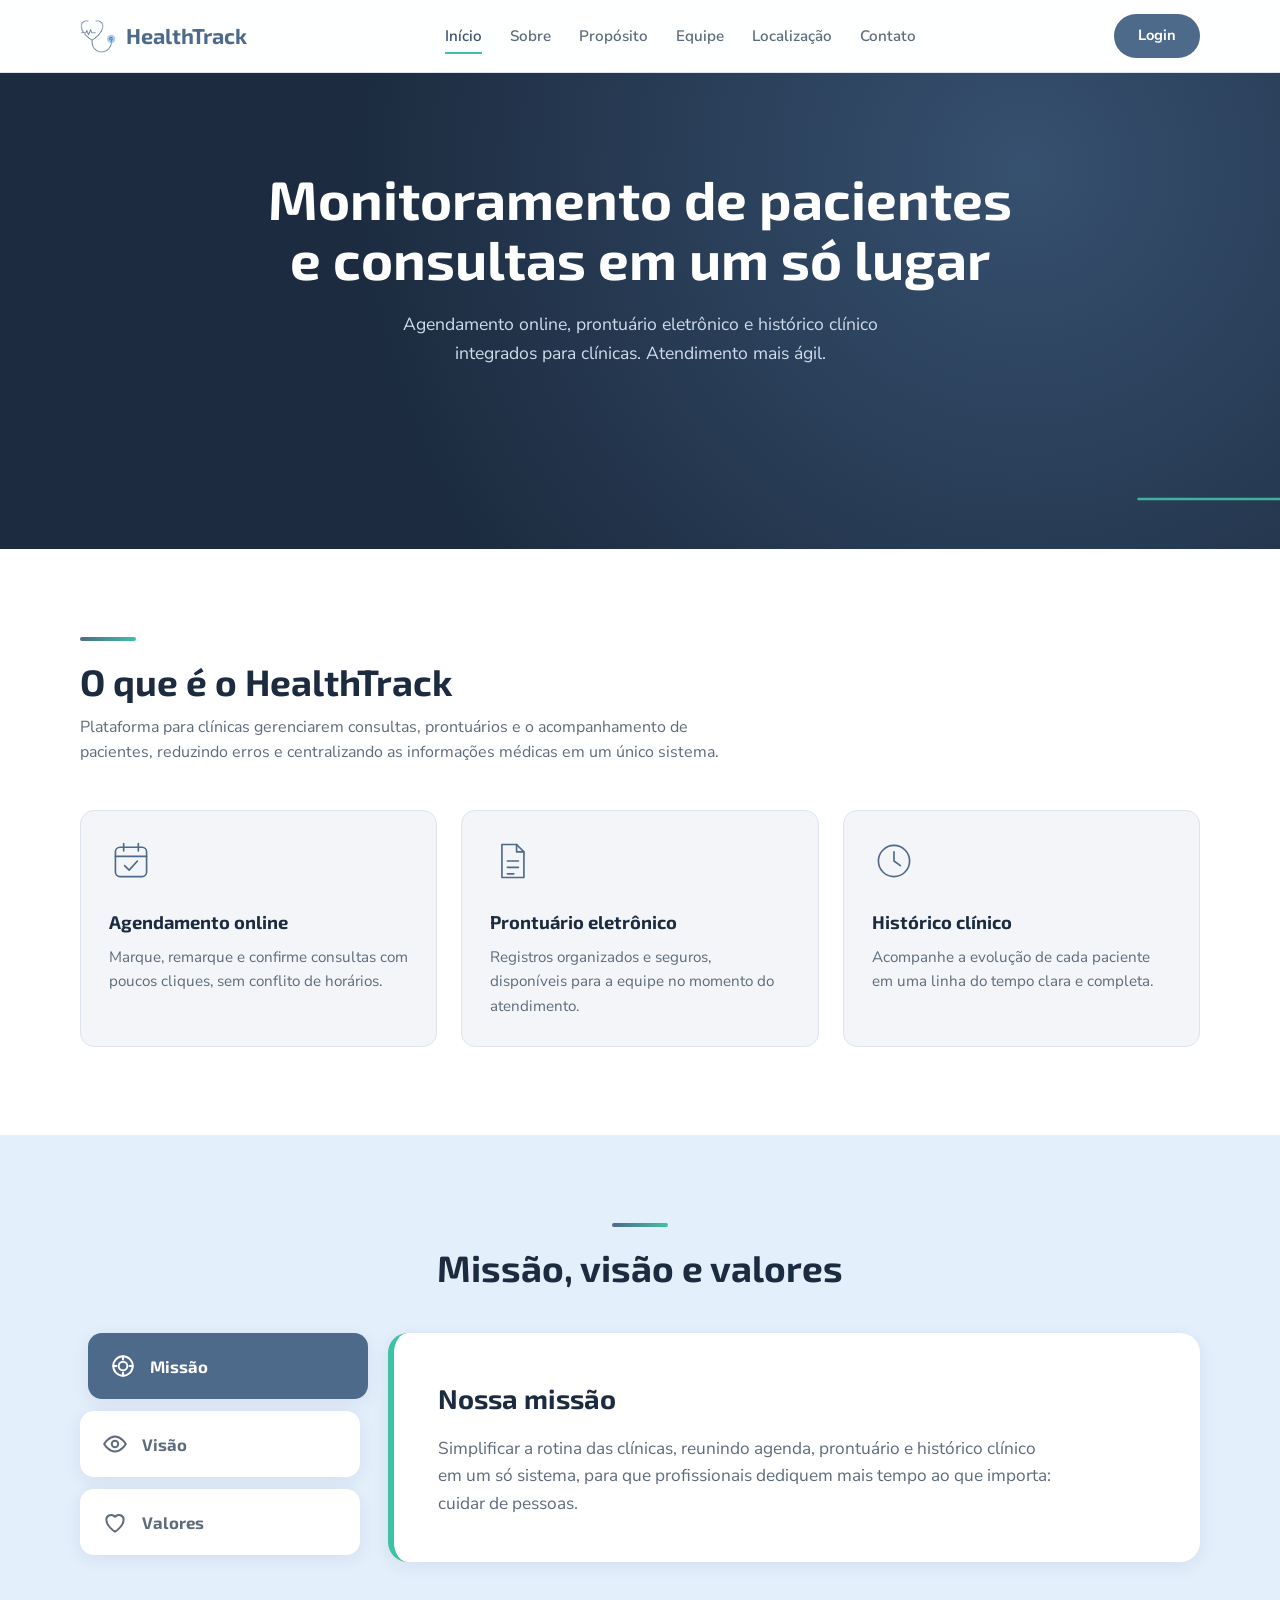
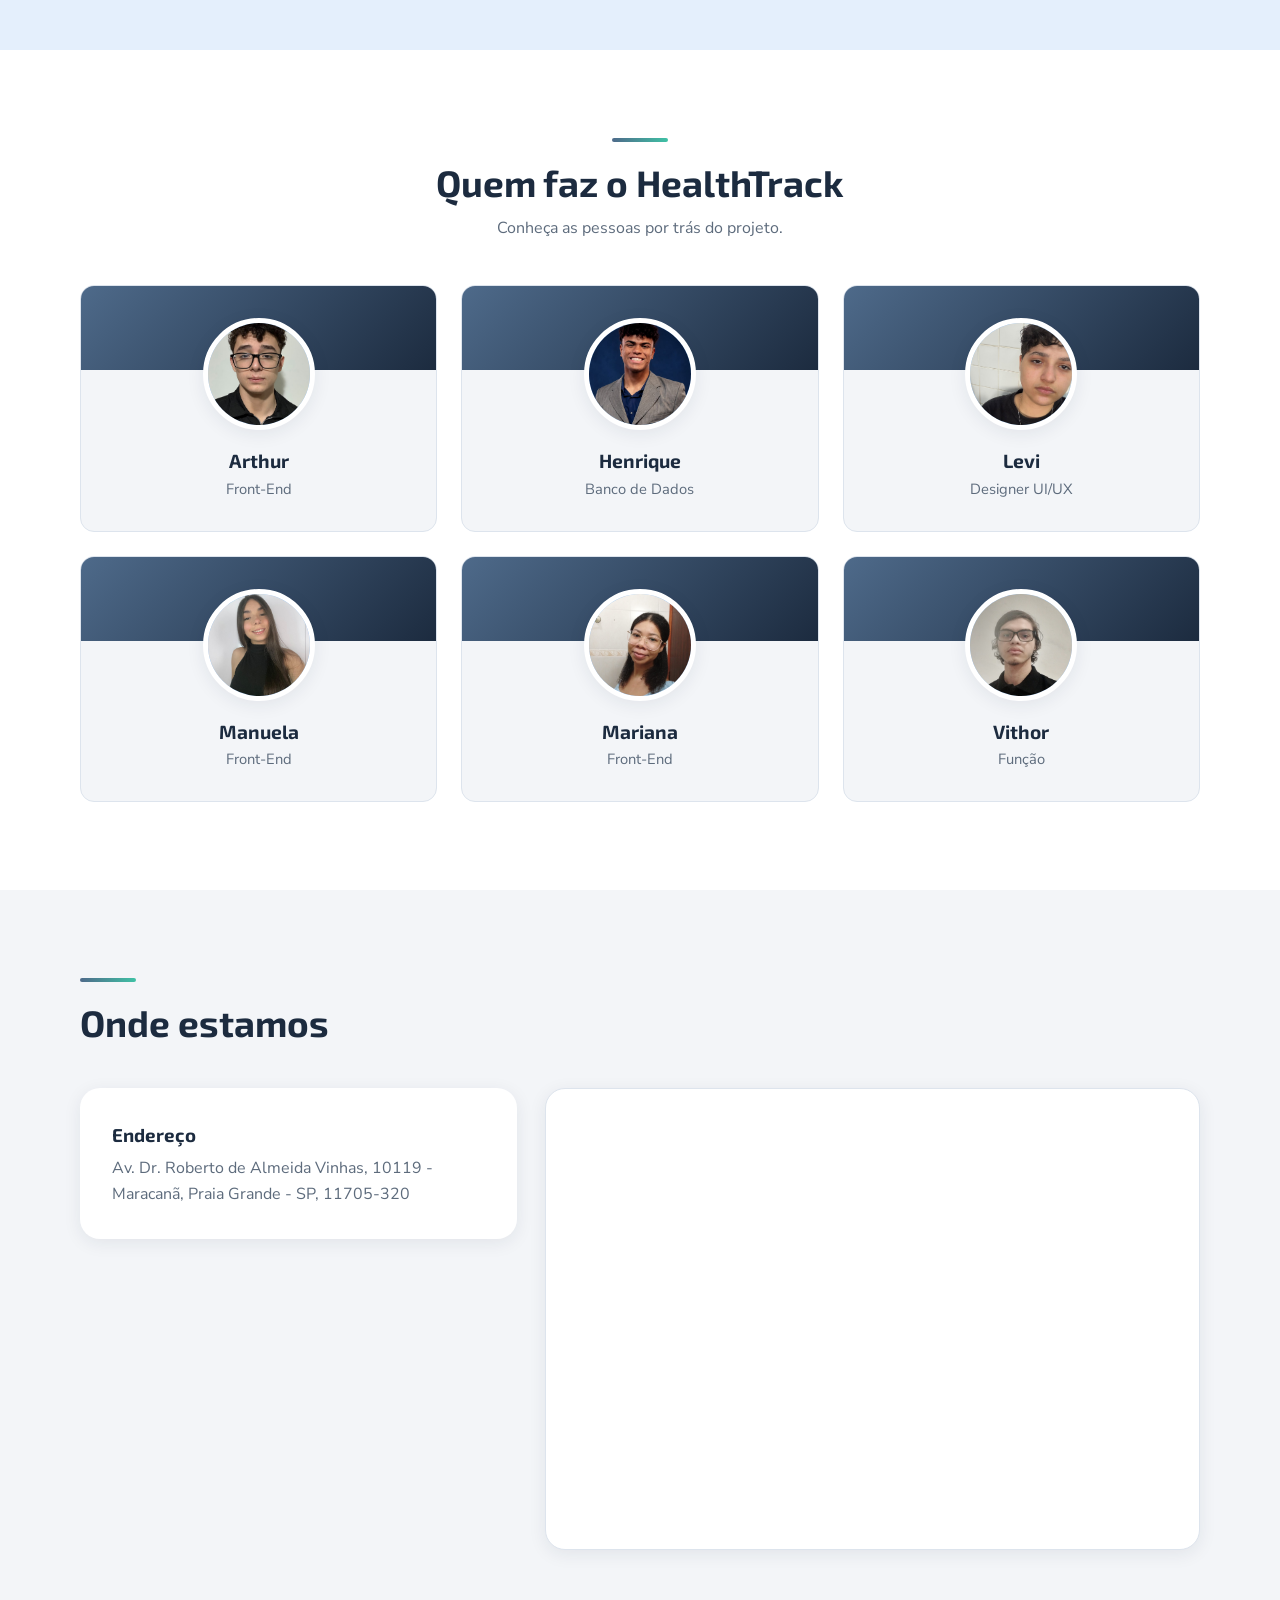
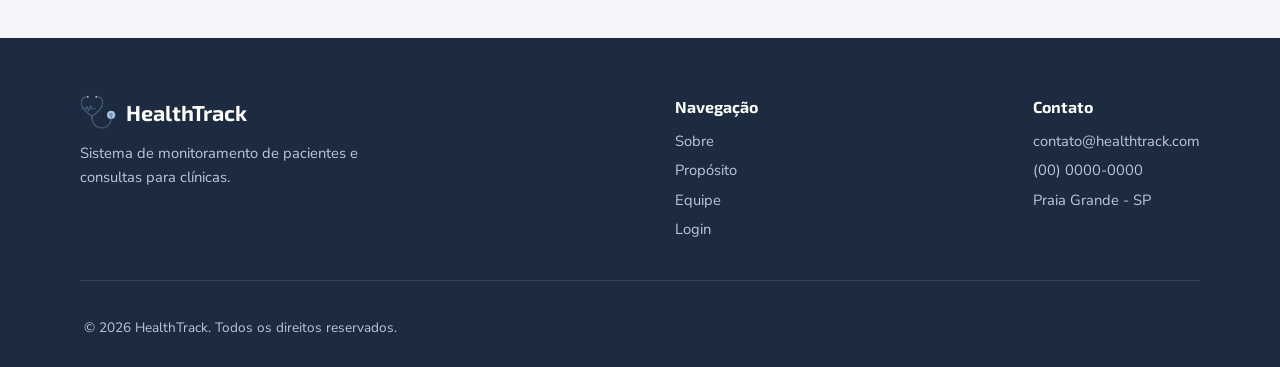
<file: index.html>
<!DOCTYPE html>
<html lang="pt-BR">
<head>
    <meta charset="UTF-8">
    <meta name="viewport" content="width=device-width, initial-scale=1.0">
    <meta name="description" content="HealthTrack: agendamento online, prontuário eletrônico e histórico clínico integrados para clínicas.">
    <title>HealthTrack | Home</title>
    <link rel="icon" href="img/logo-icon.png" type="image/png">
    <link rel="stylesheet" href="institucional.css">
</head>
<body>
    <header class="navbar" id="navbar">
        <div class="container nav-inner">
            <a href="index.html" class="brand">
                <img src="img/logo-icon.png" alt="Logo HealthTrack" class="brand-icon">
                <span>HealthTrack</span>
            </a>

            <nav class="nav-links" id="nav-links" aria-label="Navegação principal">
                <a href="#inicio">Início</a>
                <a href="#sobre">Sobre</a>
                <a href="#proposito">Propósito</a>
                <a href="#equipe">Equipe</a>
                <a href="#localizacao">Localização</a>
                <a href="#contato">Contato</a>
                <a href="login.html" class="login-mobile">Login</a>
            </nav>

            <a href="login.html" class="login-button">Login</a>
            <button class="menu-toggle" id="menu-toggle" type="button" aria-label="Abrir menu" aria-expanded="false" aria-controls="nav-links">
                <span></span><span></span><span></span>
            </button>
        </div>
    </header>

    <main>
        <section class="hero" id="inicio">
            <div class="container hero-grid">
                <div>
                    <h1>Monitoramento de pacientes e consultas em um só lugar</h1>
                    <p class="lead">
                        Agendamento online, prontuário eletrônico e histórico clínico
                        integrados para clínicas. Atendimento mais ágil.
                    </p>
                </div>
            </div>

            <svg class="heartbeat" viewBox="0 0 1440 110" preserveAspectRatio="none" aria-hidden="true">
                <path d="M0 60 H420 L450 60 L470 20 L500 95 L525 5 L550 60 H900 L930 60 L950 30 L975 85 L995 10 L1020 60 H1440"/>
            </svg>
        </section>

        <section class="about" id="sobre">
            <div class="container">
                <div class="section-head">
                    <span class="bar"></span>
                    <h2>O que é o HealthTrack</h2>
                    <p>
                        Plataforma para clínicas gerenciarem consultas, prontuários e o
                        acompanhamento de pacientes, reduzindo erros e centralizando as
                        informações médicas em um único sistema.
                    </p>
                </div>

                <div class="feature-grid">
                    <article class="feature">
                        <svg viewBox="0 0 48 48" aria-hidden="true"><rect x="7" y="9" width="34" height="32" rx="5"/><path d="M7 19h34M16 5v8M32 5v8M17 29l5 5 9-10"/></svg>
                        <h3>Agendamento online</h3>
                        <p>Marque, remarque e confirme consultas com poucos cliques, sem conflito de horários.</p>
                    </article>
                    <article class="feature">
                        <svg viewBox="0 0 48 48" aria-hidden="true"><path d="M13 6h16l8 8v28H13z"/><path d="M29 6v8h8M19 24h12M19 31h12M19 38h7"/></svg>
                        <h3>Prontuário eletrônico</h3>
                        <p>Registros organizados e seguros, disponíveis para a equipe no momento do atendimento.</p>
                    </article>
                    <article class="feature">
                        <svg viewBox="0 0 48 48" aria-hidden="true"><circle cx="24" cy="24" r="17"/><path d="M24 14v10l7 5"/></svg>
                        <h3>Histórico clínico</h3>
                        <p>Acompanhe a evolução de cada paciente em uma linha do tempo clara e completa.</p>
                    </article>
                </div>
            </div>
        </section>

        <section class="purpose" id="proposito">
            <div class="container">
                <div class="section-head center">
                    <span class="bar"></span>
                    <h2>Missão, visão e valores</h2>
                </div>

                <div class="purpose-wrap">
                    <div class="tabs" role="tablist" aria-label="Missão, visão e valores">
                        <button class="tab" role="tab" id="tab-missao" aria-selected="true" aria-controls="panel-missao" type="button">
                            <svg viewBox="0 0 24 24" aria-hidden="true"><circle cx="12" cy="12" r="9"/><circle cx="12" cy="12" r="4"/><path d="M12 3v3M12 18v3M3 12h3M18 12h3"/></svg>
                            Missão
                        </button>
                        <button class="tab" role="tab" id="tab-visao" aria-selected="false" aria-controls="panel-visao" tabindex="-1" type="button">
                            <svg viewBox="0 0 24 24" aria-hidden="true"><path d="M2 12s4-7 10-7 10 7 10 7-4 7-10 7S2 12 2 12z"/><circle cx="12" cy="12" r="3"/></svg>
                            Visão
                        </button>
                        <button class="tab" role="tab" id="tab-valores" aria-selected="false" aria-controls="panel-valores" tabindex="-1" type="button">
                            <svg viewBox="0 0 24 24" aria-hidden="true"><path d="M12 21s-8-5.2-8-11a4.5 4.5 0 0 1 8-2.8A4.5 4.5 0 0 1 20 10c0 5.800-8 11-8 11z"/></svg>
                            Valores
                        </button>
                    </div>

                    <div>
                        <div class="panel active" role="tabpanel" id="panel-missao" aria-labelledby="tab-missao">
                            <h3>Nossa missão</h3>
                            <p>
                                Simplificar a rotina das clínicas, reunindo agenda, prontuário e
                                histórico clínico em um só sistema, para que profissionais
                                dediquem mais tempo ao que importa: cuidar de pessoas.
                            </p>
                        </div>
                        <div class="panel" role="tabpanel" id="panel-visao" aria-labelledby="tab-visao" hidden>
                            <h3>Nossa visão</h3>
                            <p>
                                Ser a referência em gestão de pacientes e consultas para clínicas,
                                com informação confiável, atendimento ágil e menos erros em cada etapa.
                            </p>
                        </div>
                        <div class="panel" role="tabpanel" id="panel-valores" aria-labelledby="tab-valores" hidden>
                            <h3>Nossos valores</h3>
                            <div class="values-grid">
                                <div class="value"><strong>Cuidado</strong><span>O paciente está no centro de cada decisão.</span></div>
                                <div class="value"><strong>Precisão</strong><span>Dados corretos para evitar erros.</span></div>
                                <div class="value"><strong>Segurança</strong><span>Informações médicas protegidas e sigilosas.</span></div>
                                <div class="value"><strong>Agilidade</strong><span>Processos simples que economizam tempo.</span></div>
                            </div>
                        </div>
                    </div>
                </div>
            </div>
        </section>

        <section class="team" id="equipe">
            <div class="container">
                <div class="section-head center">
                    <span class="bar"></span>
                    <h2>Quem faz o HealthTrack</h2>
                    <p>Conheça as pessoas por trás do projeto.</p>
                </div>

                <div class="team-grid">
                    <article class="team-card">
                        <div class="member-photo"><img src="img/Arthur.jpeg" alt="Foto de Arthur"></div>
                        <strong>Arthur</strong>
                        <span class="role">Front-End</span>
                    </article>
                    <article class="team-card">
                        <div class="member-photo"><img src="img/Henrique.jpeg" alt="Foto de Henrique"></div>
                        <strong>Henrique</strong>
                        <span class="role">Banco de Dados</span>
                    </article>
                    <article class="team-card">
                        <div class="member-photo"><img src="img/Levi.jpeg" alt="Foto de Levi"></div>
                        <strong>Levi</strong>
                        <span class="role">Designer UI/UX</span>
                    </article>
                    <article class="team-card">
                        <div class="member-photo"><img src="img/Manuela.jpeg" alt="Foto de Manuela"></div>
                        <strong>Manuela</strong>
                        <span class="role">Front-End</span>
                    </article>
                    <article class="team-card">
                        <div class="member-photo"><img src="img/Mariana.jpeg" alt="Foto de Mariana"></div>
                        <strong>Mariana</strong>
                        <span class="role">Front-End</span>
                    </article>
                    <article class="team-card">
                        <div class="member-photo"><img src="img/Vithor.jpeg" alt="Foto de Vithor"></div>
                        <strong>Vithor</strong>
                        <span class="role">Função</span>
                    </article>
                </div>
            </div>
        </section>

        <section class="localizacao" id="localizacao">
            <div class="container">
                <div class="section-head">
                    <span class="bar"></span>
                    <h2>Onde estamos</h2>
                </div>

                <div class="location-grid">
                    <div class="location-card">
                        <h3>Endereço</h3>
                        <p class="address">Av. Dr. Roberto de Almeida Vinhas, 10119 - Maracanã, Praia Grande - SP, 11705-320</p>
                    </div>

                    <div class="map-container">
                        <iframe id="location-map" title="Mapa da localização da clínica" src="https://www.google.com/maps/embed?pb=!1m18!1m12!1m3!1d2088.7705732813456!2d-46.506944894063615!3d-24.03306287563486!2m3!1f0!2f0!3f0!3m2!1i1024!2i768!4f13.1!3m3!1m2!1s0x94ce1f79fee2cc37%3A0x6ec2fc95ba763c29!2sEtec%20de%20Praia%20Grande%20-%20Extens%C3%A3o!5e0!3m2!1sen!2sbr!4v1790873374595!5m2!1sen!2sbr" allowfullscreen loading="lazy" referrerpolicy="strict-origin-when-cross-origin"></iframe>
                    </div>
                </div>
            </div>
        </section>
    </main>

    <footer id="contato">
        <div class="container">
            <div class="footer-grid">
                <div>
                    <a href="index.html" class="brand">
                        <img src="img/logo-icon.png" alt="" class="brand-icon">
                        <span>HealthTrack</span>
                    </a>
                    <p>Sistema de monitoramento de pacientes e consultas para clínicas.</p>
                </div>
                <div>
                    <h4>Navegação</h4>
                    <ul>
                        <li><a href="#sobre">Sobre</a></li>
                        <li><a href="#proposito">Propósito</a></li>
                        <li><a href="#equipe">Equipe</a></li>
                        <li><a href="login.html">Login</a></li>
                    </ul>
                </div>
                <div>
                    <h4>Contato</h4>
                    <ul>
                        <li><a href="mailto:contato@healthtrack.com">contato@healthtrack.com</a></li>
                        <li>(00) 0000-0000</li>
                        <li>Praia Grande - SP</li>
                    </ul>
                </div>
            </div>
            <p class="copy">© 2026 HealthTrack. Todos os direitos reservados.</p>
        </div>
    </footer>

    <script>
        /* Navbar: sombra ao rolar e menu mobile */
        const navbar = document.querySelector("#navbar");
        const menuToggle = document.querySelector("#menu-toggle");
        const navLinks = document.querySelector("#nav-links");

        window.addEventListener("scroll", () => {
            navbar.classList.toggle("scrolled", window.scrollY > 10);
        }, { passive: true });

        menuToggle.addEventListener("click", () => {
            const open = navLinks.classList.toggle("open");
            menuToggle.setAttribute("aria-expanded", open);
            menuToggle.setAttribute("aria-label", open ? "Fechar menu" : "Abrir menu");
        });

        navLinks.querySelectorAll("a").forEach((link) => {
            link.addEventListener("click", () => {
                navLinks.classList.remove("open");
                menuToggle.setAttribute("aria-expanded", "false");
            });
        });

        /* Link ativo conforme a seção visível */
        const sections = document.querySelectorAll("main section[id]");
        const links = [...navLinks.querySelectorAll("a[href^='#']")];
        const observer = new IntersectionObserver((entries) => {
            entries.forEach((entry) => {
                if (entry.isIntersecting) {
                    links.forEach((l) => l.classList.toggle("active", l.getAttribute("href") === `#${entry.target.id}`));
                }
            });
        }, { rootMargin: "-45% 0px -50% 0px" });
        sections.forEach((s) => observer.observe(s));

        /* Abas de missão, visão e valores */
        const tabs = [...document.querySelectorAll(".tab")];
        const panels = [...document.querySelectorAll(".panel")];

        function selectTab(tab) {
            tabs.forEach((t) => {
                const active = t === tab;
                t.setAttribute("aria-selected", active);
                t.tabIndex = active ? 0 : -1;
            });
            panels.forEach((p) => {
                const active = p.id === tab.getAttribute("aria-controls");
                p.classList.toggle("active", active);
                p.hidden = !active;
            });
        }

        tabs.forEach((tab, i) => {
            tab.addEventListener("click", () => selectTab(tab));
            tab.addEventListener("keydown", (e) => {
                const next = { ArrowDown: 1, ArrowRight: 1, ArrowUp: -1, ArrowLeft: -1 }[e.key];
                if (!next) return;
                e.preventDefault();
                const target = tabs[(i + next + tabs.length) % tabs.length];
                target.focus();
                selectTab(target);
            });
        });

        /* Equipe: se a foto não carregar, mostra a inicial do nome */
        document.querySelectorAll(".member-photo img").forEach((img) => {
            img.addEventListener("error", () => {
                const name = img.closest(".team-card").querySelector("strong").textContent.trim();
                const initial = document.createElement("span");
                initial.className = "initial";
                initial.textContent = name.charAt(0).toUpperCase();
                img.replaceWith(initial);
            });
        });
    </script>
</body>
</html>
</file>
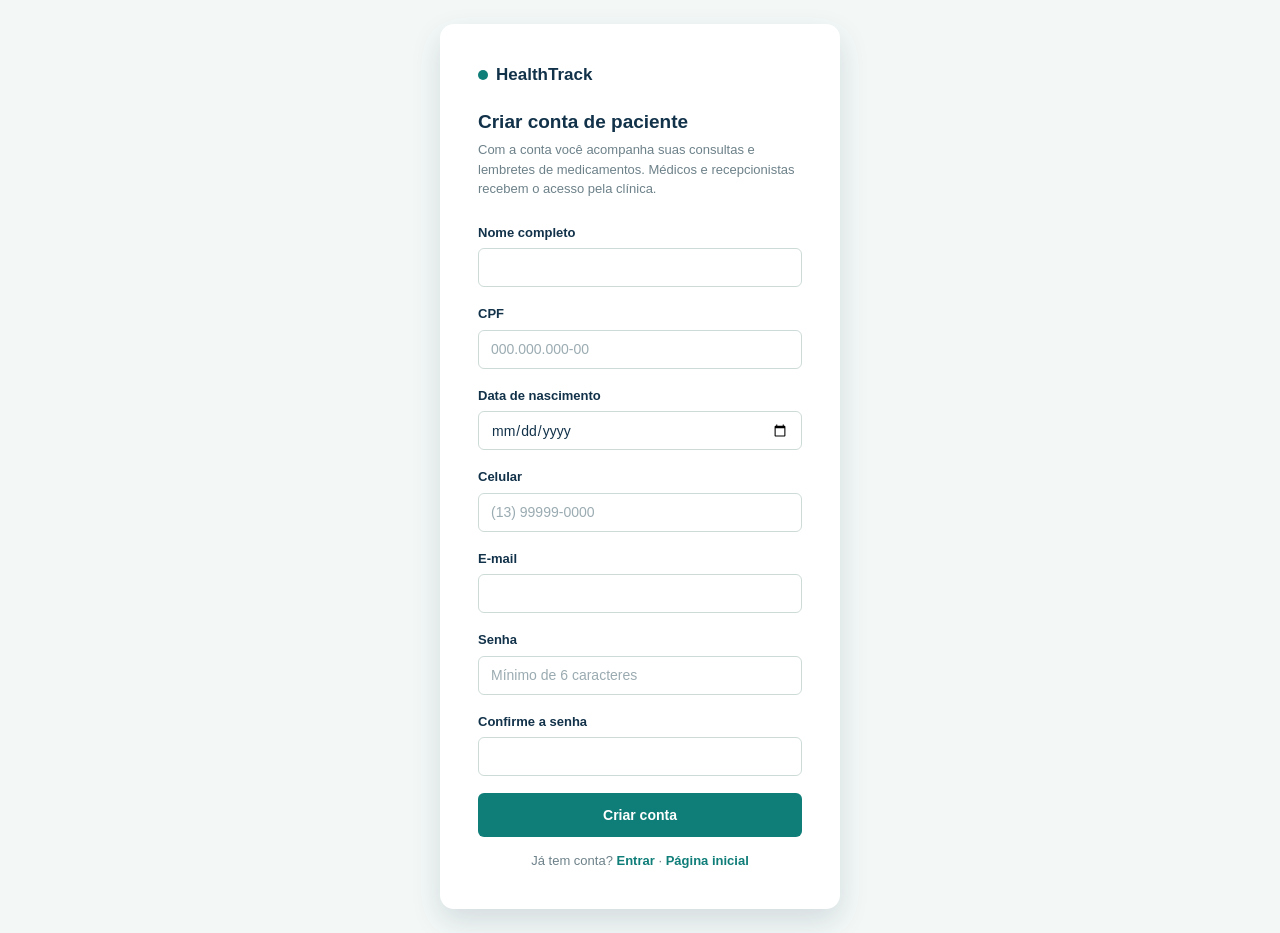
<file: cadastro.html>
<!DOCTYPE html>
<html lang="pt-BR">
<head>
    <meta charset="UTF-8">
    <meta name="viewport" content="width=device-width, initial-scale=1.0">
    <title>HealthTrack | Criar conta</title>
    <link rel="stylesheet" href="style.css">
    <link rel="icon" href="img/logo-icon.png" type="image/png">
</head>
<body>
    <main class="login-page">
        <section class="login-card">
            <div class="logo">
                <span class="logo-icon" aria-hidden="true"></span>
                <span>HealthTrack</span>
            </div>

            <h1>Criar conta de paciente</h1>
            <p class="login-description">Com a conta você acompanha suas consultas e lembretes de medicamentos. Médicos e recepcionistas recebem o acesso pela clínica.</p>

            <form id="form-cadastro" novalidate>
                <div class="form-group">
                    <label for="nome">Nome completo</label>
                    <input type="text" id="nome" autocomplete="name" required>
                </div>

                <div class="form-group">
                    <label for="cpf">CPF</label>
                    <input type="text" id="cpf" inputmode="numeric" placeholder="000.000.000-00" maxlength="14" autocomplete="off" required>
                </div>

                <div class="form-group">
                    <label for="nascimento">Data de nascimento</label>
                    <input type="date" id="nascimento" required>
                </div>

                <div class="form-group">
                    <label for="telefone">Celular</label>
                    <input type="tel" id="telefone" inputmode="numeric" placeholder="(13) 99999-0000" maxlength="15" autocomplete="tel" required>
                </div>

                <div class="form-group">
                    <label for="email">E-mail</label>
                    <input type="email" id="email" autocomplete="email" required>
                </div>

                <div class="form-group">
                    <label for="senha">Senha</label>
                    <input type="password" id="senha" autocomplete="new-password" minlength="6" placeholder="Mínimo de 6 caracteres" required>
                </div>

                <div class="form-group">
                    <label for="senha-confirmacao">Confirme a senha</label>
                    <input type="password" id="senha-confirmacao" autocomplete="new-password" required>
                </div>

                <p class="login-error" id="erro-cadastro" hidden></p>
                <button type="submit" class="login-button">Criar conta</button>
            </form>

            <p class="login-links">
                Já tem conta? <a href="login.html">Entrar</a>
                <span aria-hidden="true">·</span>
                <a href="index.html">Página inicial</a>
            </p>
        </section>
    </main>
    <script type="module" src="js/cadastro.js"></script>
</body>
</html>
</file>
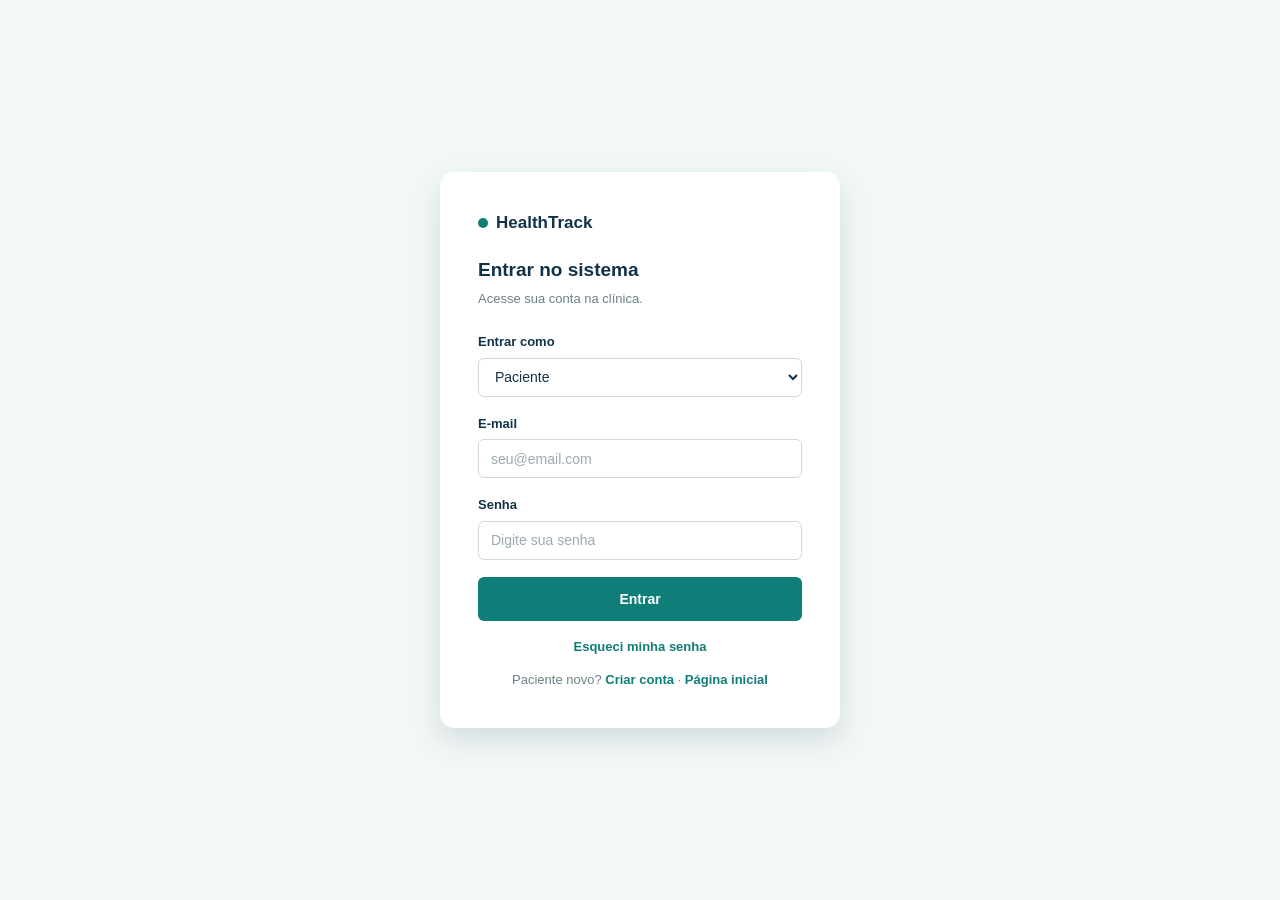
<file: login.html>
<!DOCTYPE html>
<html lang="pt-BR">
<head>
    <meta charset="UTF-8">
    <meta name="viewport" content="width=device-width, initial-scale=1.0">
    <title>HealthTrack | Sistema</title>
    <link rel="stylesheet" href="style.css">
    <link rel="icon" href="img/logo-icon.png" type="image/png">
</head>
<body>
    <input type="radio" name="dashboard" id="recepcao">
    <input type="radio" name="dashboard" id="agendamento">
    <input type="radio" name="dashboard" id="historico">
    <input type="radio" name="dashboard" id="prontuario">
    <input type="radio" name="dashboard" id="notificacoes">
    <input type="radio" name="dashboard" id="alertas">
    <input type="radio" name="dashboard" id="acesso">
    <input type="radio" name="dashboard" id="geral">
    <input type="radio" name="dashboard" id="paciente">

    <main class="login-page">
        <section class="login-card">
            <div class="logo">
                <span class="logo-icon" aria-hidden="true"></span>
                <span>HealthTrack</span>
            </div>

            <h1>Entrar no sistema</h1>
            <p class="login-description">Acesse sua conta na clínica.</p>

            <div class="form-group">
                <label for="tipo-login">Entrar como</label>
                <select name="tipoLogin" id="tipo-login">
                    <option value="paciente">Paciente</option>
                    <option value="medico">Médico</option>
                    <option value="recepcionista">Recepcionista</option>
                </select>
            </div>

            <div class="form-group">
                <label for="email">E-mail</label>
                <input type="email" id="email" placeholder="seu@email.com" autocomplete="email">
            </div>

            <div class="form-group">
                <label for="password">Senha</label>
                <input type="password" id="password" placeholder="Digite sua senha" autocomplete="current-password">
            </div>

            <p class="login-error" id="login-error" hidden></p>
            <button type="button" class="login-button" id="btn-login">Entrar</button>
            <a href="#" class="forgot-password" id="esqueci-senha">Esqueci minha senha</a>
            <p class="login-links">
                Paciente novo? <a href="cadastro.html">Criar conta</a>
                <span aria-hidden="true">·</span>
                <a href="index.html">Página inicial</a>
            </p>
        </section>
    </main>

    <section class="system">
        <aside class="sidebar">
            <div class="brand">
                <span class="brand-icon" aria-hidden="true"></span>
                <span>HealthTrack</span>
            </div>

            <nav class="menu" aria-label="Navegação principal">
                <label for="paciente" class="menu-item" hidden><span class="menu-icon">▣</span><span class="menu-texto">Meu painel</span></label>
                <label for="recepcao" class="menu-item" hidden><span class="menu-icon">▣</span><span class="menu-texto">Recepção</span></label>
                <label for="agendamento" class="menu-item" hidden><span class="menu-icon">+</span><span class="menu-texto">Agendamento</span></label>
                <label for="prontuario" class="menu-item" hidden><span class="menu-icon">□</span><span class="menu-texto">Pacientes e prontuário</span></label>
                <label for="historico" class="menu-item" hidden><span class="menu-icon">↻</span><span class="menu-texto">Histórico</span></label>
                <label for="alertas" class="menu-item" hidden><span class="menu-icon">℞</span><span class="menu-texto">Medicações</span></label>
                <label for="notificacoes" class="menu-item" hidden><span class="menu-icon">!</span><span class="menu-texto">Notificações</span><span class="menu-badge" id="menu-badge-notificacoes" hidden></span></label>
                <label for="geral" class="menu-item" hidden><span class="menu-icon">i</span><span class="menu-texto">Informações gerais</span></label>
                <label for="acesso" class="menu-item" hidden><span class="menu-icon">●</span><span class="menu-texto">Controle de acesso</span></label>
            </nav>

            <div class="sidebar-user" id="sidebar-user"></div>
            <button type="button" class="logout-button" id="btn-logout">Sair da conta</button>
        </aside>

        <div class="main-content" id="dashboard-screens" aria-live="polite">
            <p>Carregando...</p>
        </div>
    </section>

    <script type="module" src="js/login.js"></script>
</body>
</html>
</file>
<file: institucional.css>
@import url("https://fonts.googleapis.com/css2?family=Exo+2:wght@500;600;700&family=Nunito+Sans:wght@400;600;700&display=swap");

:root {
    --night: #1c2b3f;
    --slate: #4e6a8a;
    --slate-dark: #3b5271;
    --sky: #a9cdf5;
    --sky-soft: #e4effc;
    --pulse: #3fc1a5;
    --mist: #f3f5f8;
    --white: #ffffff;
    --text: #2b3645;
    --muted: #5d6b7c;
    --border: #dde4ed;
    --radius: 14px;
    --shadow: 0 4px 18px rgba(28, 43, 63, 0.08);
    --shadow-hover: 0 14px 32px rgba(28, 43, 63, 0.16);
    --font-title: "Exo 2", "Segoe UI", Roboto, Arial, sans-serif;
    --font-body: "Nunito Sans", "Segoe UI", Roboto, Arial, sans-serif;
}

* { margin: 0; padding: 0; box-sizing: border-box; }

html { scroll-behavior: smooth; scroll-padding-top: 80px; }

body {
    font-family: var(--font-body);
    line-height: 1.6;
    color: var(--text);
    background: var(--mist);
}

img { max-width: 100%; display: block; }

a:focus-visible, button:focus-visible {
    outline: 3px solid var(--pulse);
    outline-offset: 3px;
    border-radius: 6px;
}

.container { width: min(1120px, 90%); margin-inline: auto; }

/* ---------- Navbar ---------- */
.navbar {
    position: sticky;
    top: 0;
    z-index: 50;
    background: rgba(255, 255, 255, 0.92);
    backdrop-filter: blur(10px);
    border-bottom: 1px solid var(--border);
    transition: box-shadow 0.3s, padding 0.3s;
}
.navbar.scrolled { box-shadow: var(--shadow); }

.nav-inner {
    display: flex;
    align-items: center;
    justify-content: space-between;
    gap: 24px;
    padding: 14px 0;
}

.brand {
    display: flex;
    align-items: center;
    gap: 10px;
    text-decoration: none;
    color: var(--slate);
    font-family: var(--font-title);
    font-weight: 700;
    font-size: 1.35rem;
}
.brand-icon { width: 36px; height: 36px; object-fit: contain; }

.nav-links { display: flex; align-items: center; gap: 28px; }
.nav-links a {
    position: relative;
    color: var(--muted);
    text-decoration: none;
    font-weight: 600;
    font-size: 0.95rem;
    padding: 6px 0;
    transition: color 0.2s;
}
.nav-links a::after {
    content: "";
    position: absolute;
    left: 0; bottom: 0;
    width: 100%; height: 2px;
    background: var(--pulse);
    transform: scaleX(0);
    transform-origin: left;
    transition: transform 0.25s;
}
.nav-links a:hover, .nav-links a.active { color: var(--slate-dark); }
.nav-links a:hover::after, .nav-links a.active::after { transform: scaleX(1); }

.login-button {
    background: var(--slate);
    color: var(--white);
    padding: 10px 24px;
    border-radius: 999px;
    font-weight: 700;
    font-size: 0.92rem;
    text-decoration: none;
    white-space: nowrap;
    transition: background 0.2s, transform 0.2s;
}
.login-button:hover { background: var(--slate-dark); transform: translateY(-2px); }

.menu-toggle {
    display: none;
    width: 44px; height: 44px;
    border: 1px solid var(--border);
    border-radius: 10px;
    background: var(--white);
    cursor: pointer;
    flex-direction: column;
    align-items: center;
    justify-content: center;
    gap: 5px;
}
.menu-toggle span {
    width: 20px; height: 2px;
    background: var(--slate-dark);
    transition: transform 0.25s, opacity 0.25s;
}
.menu-toggle[aria-expanded="true"] span:nth-child(1) { transform: translateY(7px) rotate(45deg); }
.menu-toggle[aria-expanded="true"] span:nth-child(2) { opacity: 0; }
.menu-toggle[aria-expanded="true"] span:nth-child(3) { transform: translateY(-7px) rotate(-45deg); }

/* ---------- Hero ---------- */
.hero {
    position: relative;
    overflow: hidden;
    background: radial-gradient(circle at 80% 20%, #36506f 0%, var(--night) 62%);
    color: var(--white);
    padding: 96px 0 150px;
}
.hero-grid {
    position: relative;
    z-index: 2;
    text-align: center;
    max-width: 780px;
}
.hero h1 {
    font-family: var(--font-title);
    font-size: clamp(2.1rem, 4.6vw, 3.4rem);
    line-height: 1.12;
    font-weight: 700;
    margin-bottom: 20px;
}
.hero p.lead {
    color: #cfdcec;
    font-size: 1.1rem;
    max-width: 560px;
    margin: 0 auto 32px;
}
.hero-actions { display: flex; flex-wrap: wrap; justify-content: center; gap: 14px; }

.primary-button, .ghost-button {
    display: inline-flex;
    align-items: center;
    justify-content: center;
    gap: 8px;
    padding: 14px 30px;
    border-radius: 999px;
    font: 700 0.95rem var(--font-body);
    text-decoration: none;
    cursor: pointer;
    border: 2px solid transparent;
    transition: transform 0.2s, background 0.2s, color 0.2s, box-shadow 0.2s;
}
.primary-button { background: var(--pulse); color: var(--night); }
.primary-button:hover { transform: translateY(-3px); box-shadow: 0 10px 22px rgba(63, 193, 165, 0.35); }
.primary-button:disabled { opacity: 0.7; cursor: wait; transform: none; box-shadow: none; }
.ghost-button { color: var(--white); border-color: rgba(255, 255, 255, 0.4); }
.ghost-button:hover { background: rgba(255, 255, 255, 0.1); transform: translateY(-3px); }

/* batimento cardíaco */
.heartbeat {
    position: absolute;
    left: 0; bottom: 0;
    width: 100%; height: 110px;
    z-index: 1;
    opacity: 0.9;
}
.heartbeat path {
    fill: none;
    stroke: var(--pulse);
    stroke-width: 2.5;
    stroke-linecap: round;
    stroke-linejoin: round;
    stroke-dasharray: 1600;
    stroke-dashoffset: 1600;
    animation: draw 5s ease-in-out infinite;
}
@keyframes draw {
    0% { stroke-dashoffset: 1600; }
    60%, 85% { stroke-dashoffset: 0; }
    100% { stroke-dashoffset: -1600; }
}

/* ---------- Seções ---------- */
section { padding: 88px 0; }
.section-head { max-width: 640px; margin-bottom: 44px; }
.section-head.center { margin-inline: auto; text-align: center; }
.section-head h2 {
    font-family: var(--font-title);
    color: var(--night);
    font-size: clamp(1.7rem, 3vw, 2.3rem);
    line-height: 1.2;
    margin-bottom: 12px;
}
.section-head p { color: var(--muted); }
.section-head .bar {
    display: block;
    width: 56px; height: 4px;
    border-radius: 4px;
    background: linear-gradient(90deg, var(--slate), var(--pulse));
    margin-bottom: 18px;
}
.section-head.center .bar { margin-inline: auto; }

/* Sobre */
.about { background: var(--white); }
.feature-grid { display: grid; grid-template-columns: repeat(3, 1fr); gap: 24px; }
.feature {
    padding: 28px;
    border: 1px solid var(--border);
    border-radius: var(--radius);
    background: var(--mist);
    transition: transform 0.3s, box-shadow 0.3s, border-color 0.3s;
}
.feature:hover { transform: translateY(-6px); box-shadow: var(--shadow-hover); border-color: var(--sky); }
.feature svg { width: 44px; height: 44px; margin-bottom: 16px; stroke: var(--slate); fill: none; stroke-width: 1.8; stroke-linecap: round; stroke-linejoin: round; }
.feature h3 { font-family: var(--font-title); color: var(--night); margin-bottom: 8px; font-size: 1.15rem; }
.feature p { color: var(--muted); font-size: 0.95rem; }

/* Missão, visão e valores */
.purpose { background: var(--sky-soft); }
.purpose-wrap {
    display: grid;
    grid-template-columns: 280px 1fr;
    gap: 28px;
    align-items: stretch;
}
.tabs { display: flex; flex-direction: column; gap: 12px; }
.tab {
    display: flex;
    align-items: center;
    gap: 14px;
    text-align: left;
    padding: 18px 20px;
    border: 2px solid transparent;
    border-radius: var(--radius);
    background: var(--white);
    color: var(--muted);
    font: 700 1.05rem var(--font-title);
    cursor: pointer;
    box-shadow: var(--shadow);
    transition: all 0.25s;
}
.tab svg { width: 26px; height: 26px; stroke: currentColor; fill: none; stroke-width: 1.8; stroke-linecap: round; stroke-linejoin: round; flex: none; }
.tab:hover { color: var(--slate-dark); transform: translateX(4px); }
.tab[aria-selected="true"] { background: var(--slate); color: var(--white); transform: translateX(8px); }

.panel {
    display: none;
    background: var(--white);
    border-radius: 20px;
    padding: 44px;
    box-shadow: var(--shadow);
    border-left: 6px solid var(--pulse);
    animation: panelIn 0.4s ease;
}
.panel.active { display: block; }
@keyframes panelIn { from { opacity: 0; transform: translateY(12px); } to { opacity: 1; transform: none; } }
.panel h3 { font-family: var(--font-title); color: var(--night); font-size: 1.7rem; margin-bottom: 14px; }
.panel > p { color: var(--muted); font-size: 1.08rem; max-width: 62ch; }
.values-grid { display: grid; grid-template-columns: repeat(2, 1fr); gap: 16px; margin-top: 8px; }
.value { padding: 16px 18px; border-radius: 12px; background: var(--mist); border: 1px solid var(--border); }
.value strong { display: block; color: var(--slate-dark); font-family: var(--font-title); margin-bottom: 2px; }
.value span { color: var(--muted); font-size: 0.9rem; }

/* Equipe */
.team { background: var(--white); }
.team-grid { display: grid; grid-template-columns: repeat(3, 1fr); gap: 24px; }
.team-card {
    position: relative;
    overflow: hidden;
    padding: 32px 24px 28px;
    text-align: center;
    background: var(--mist);
    border: 1px solid var(--border);
    border-radius: var(--radius);
    transition: transform 0.3s, box-shadow 0.3s;
}
.team-card::before {
    content: "";
    position: absolute;
    inset: 0 0 auto 0;
    height: 84px;
    background: linear-gradient(135deg, var(--slate), var(--night));
}
.team-card:hover { transform: translateY(-8px); box-shadow: var(--shadow-hover); }
.member-photo {
    position: relative;
    width: 112px; height: 112px;
    margin: 0 auto 16px;
    border-radius: 50%;
    border: 5px solid var(--white);
    background: var(--sky);
    display: flex;
    align-items: center;
    justify-content: center;
    overflow: hidden;
    box-shadow: var(--shadow);
    transition: transform 0.3s;
}
.team-card:hover .member-photo { transform: scale(1.07); }
.member-photo img { width: 100%; height: 100%; object-fit: cover; }
.member-photo .initial { font: 700 2.2rem var(--font-title); color: var(--slate-dark); }
.team-card strong { position: relative; display: block; font-family: var(--font-title); color: var(--night); font-size: 1.2rem; }
.team-card .role { color: var(--muted); font-size: 0.92rem; }

/* Localização */
.location-grid { display: grid; grid-template-columns: 0.8fr 1.2fr; gap: 28px; align-items: start; }
.location-card {
    background: var(--white);
    border-radius: 20px;
    padding: 32px;
    box-shadow: var(--shadow);
}
.location-card h3 { font-family: var(--font-title); color: var(--night); margin-bottom: 6px; }
.address { color: var(--muted); }
.map-container {
    border-radius: 20px;
    overflow: hidden;
    box-shadow: var(--shadow);
    border: 1px solid var(--border);
    background: var(--white);
}
.map-container iframe { display: block; width: 100%; height: 460px; border: 0; }

/* Rodapé */
footer { background: var(--night); color: #b9c9dc; padding: 56px 0 28px; }
.footer-grid {
    display: flex;
    flex-wrap: wrap;
    justify-content: space-between;
    gap: 32px;
    padding-bottom: 32px;
    border-bottom: 1px solid rgba(255, 255, 255, 0.12);
}
footer .brand { color: var(--white); }
footer p { max-width: 320px; margin-top: 12px; font-size: 0.92rem; }
footer h4 { color: var(--white); font-family: var(--font-title); margin-bottom: 10px; }
footer ul { list-style: none; }
footer li { margin-bottom: 6px; font-size: 0.92rem; }
footer a { color: #b9c9dc; text-decoration: none; }
footer a:hover { color: var(--pulse); }
.copy { text-align: center; font-size: 0.85rem; padding-top: 24px; }

/* ---------- Responsivo ---------- */
@media (max-width: 960px) {
    .location-grid { grid-template-columns: 1fr; }
        .purpose-wrap { grid-template-columns: 1fr; }
    .tabs { flex-direction: row; overflow-x: auto; padding-bottom: 6px; }
    .tab { flex: 1 0 auto; white-space: nowrap; }
    .tab:hover, .tab[aria-selected="true"] { transform: none; }
    .feature-grid { grid-template-columns: 1fr; }
}

@media (max-width: 820px) {
    .menu-toggle { display: flex; }
    .login-button { display: none; }
    .nav-links {
        position: absolute;
        top: 100%; left: 0; right: 0;
        flex-direction: column;
        align-items: stretch;
        gap: 0;
        background: var(--white);
        border-bottom: 1px solid var(--border);
        padding: 8px 5% 18px;
        display: none;
    }
    .nav-links.open { display: flex; }
    .nav-links a { padding: 14px 0; border-bottom: 1px solid var(--border); }
    .nav-links a::after { display: none; }
    .nav-links .login-mobile { display: block; margin-top: 14px; text-align: center; background: var(--slate); color: var(--white); border-radius: 999px; border: 0; }
    .team-grid { grid-template-columns: repeat(2, 1fr); }
}

@media (min-width: 821px) { .login-mobile { display: none; } }

@media (max-width: 560px) {
    section { padding: 64px 0; }
    .hero { padding: 64px 0 120px; }
    .team-grid, .values-grid { grid-template-columns: 1fr; }
    .panel { padding: 28px 22px; }
    .map-container iframe { height: 340px; }
}

@media (prefers-reduced-motion: reduce) {
    * { animation: none !important; transition: none !important; scroll-behavior: auto !important; }
    .heartbeat path { stroke-dashoffset: 0; }
}
</file>
<file: style.css>
@import url("css/base.css");
@import url("css/login.css");
@import url("css/layout.css");
@import url("css/components.css");
@import url("css/telas.css");
@import url("css/responsive.css");
</file>
